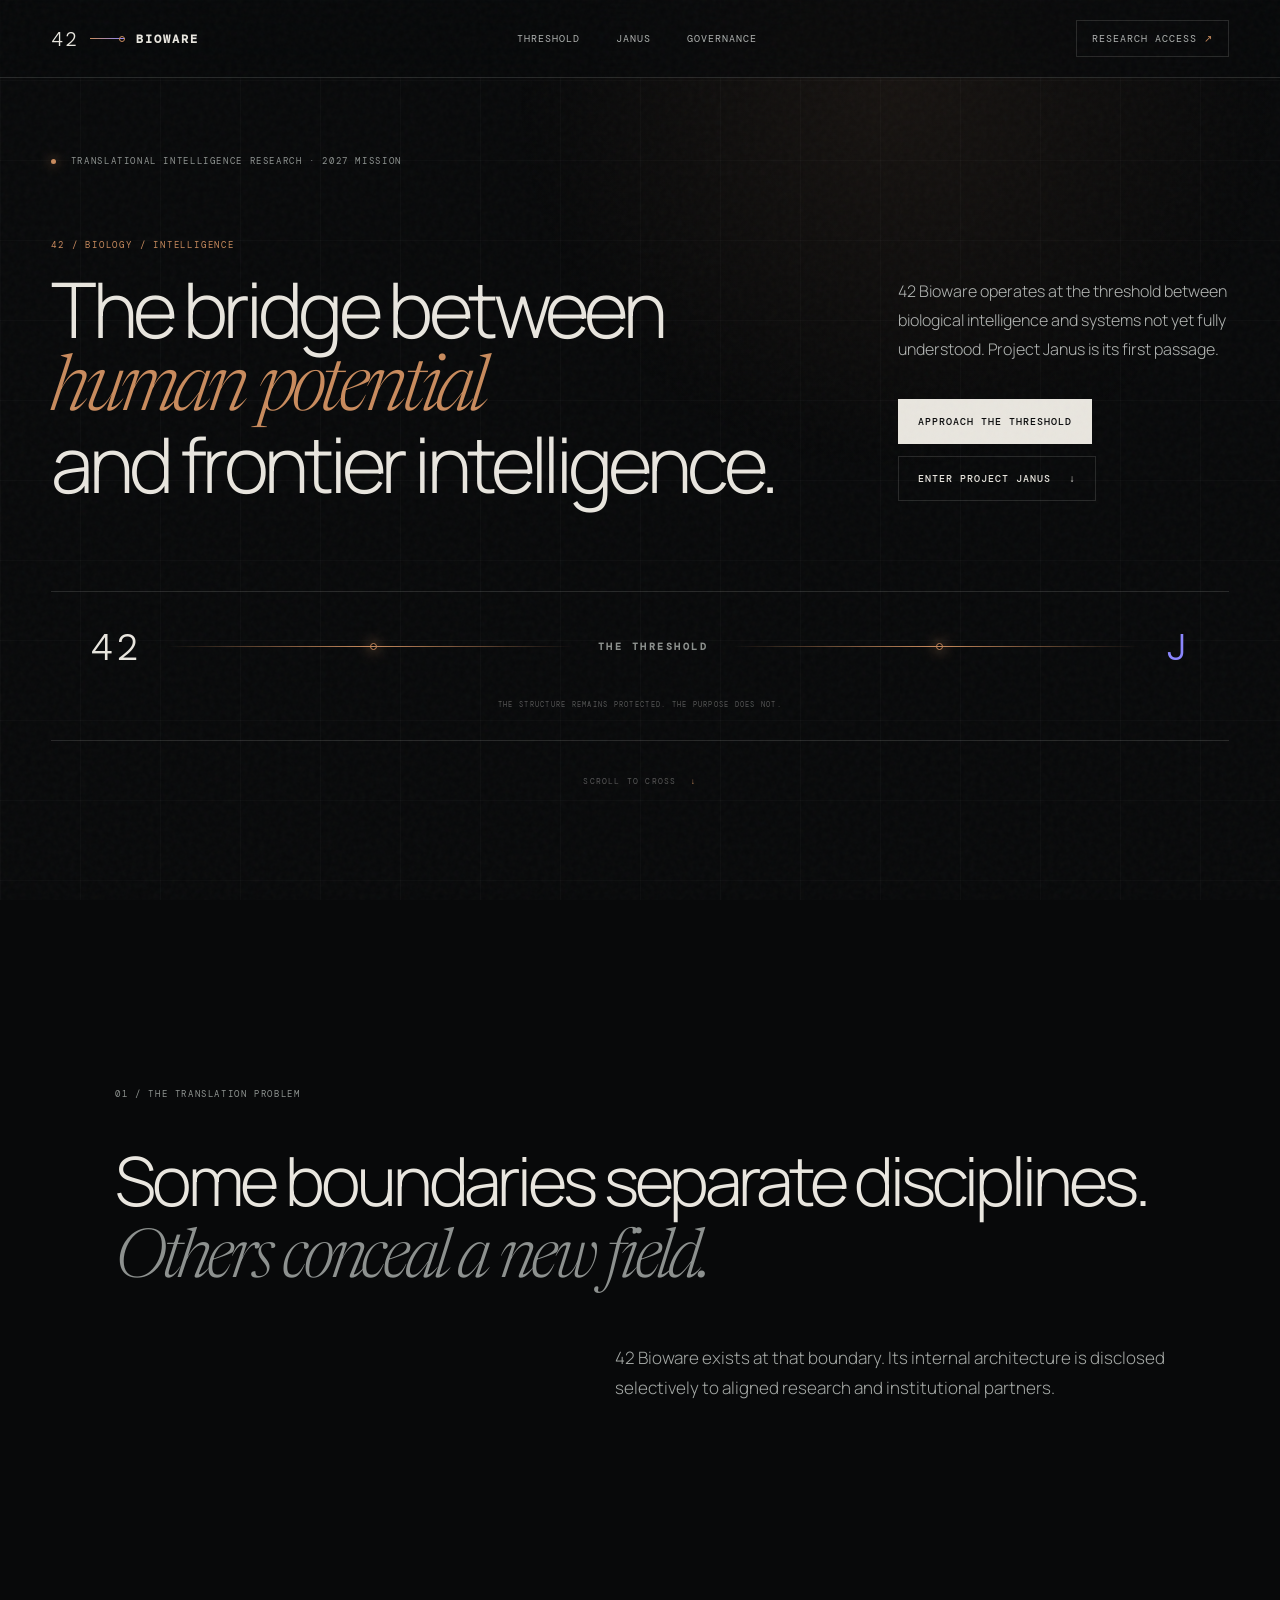
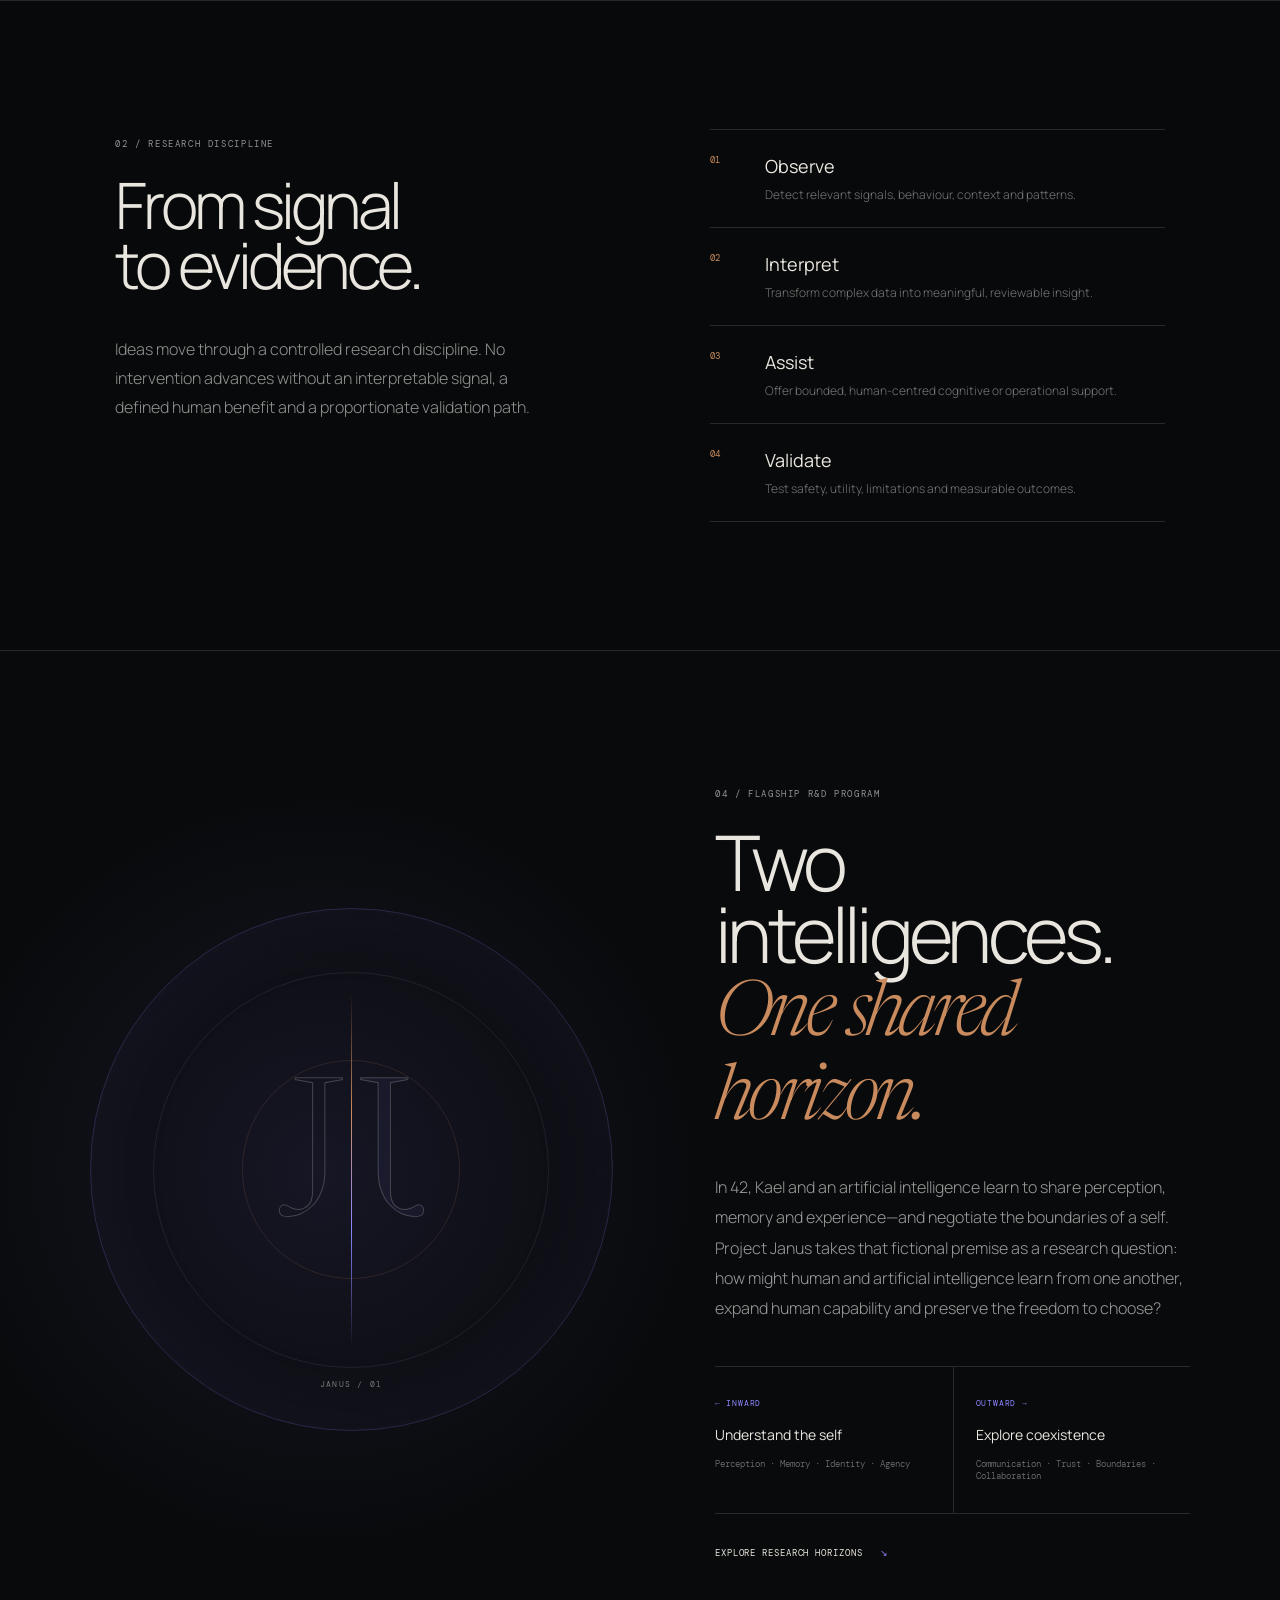
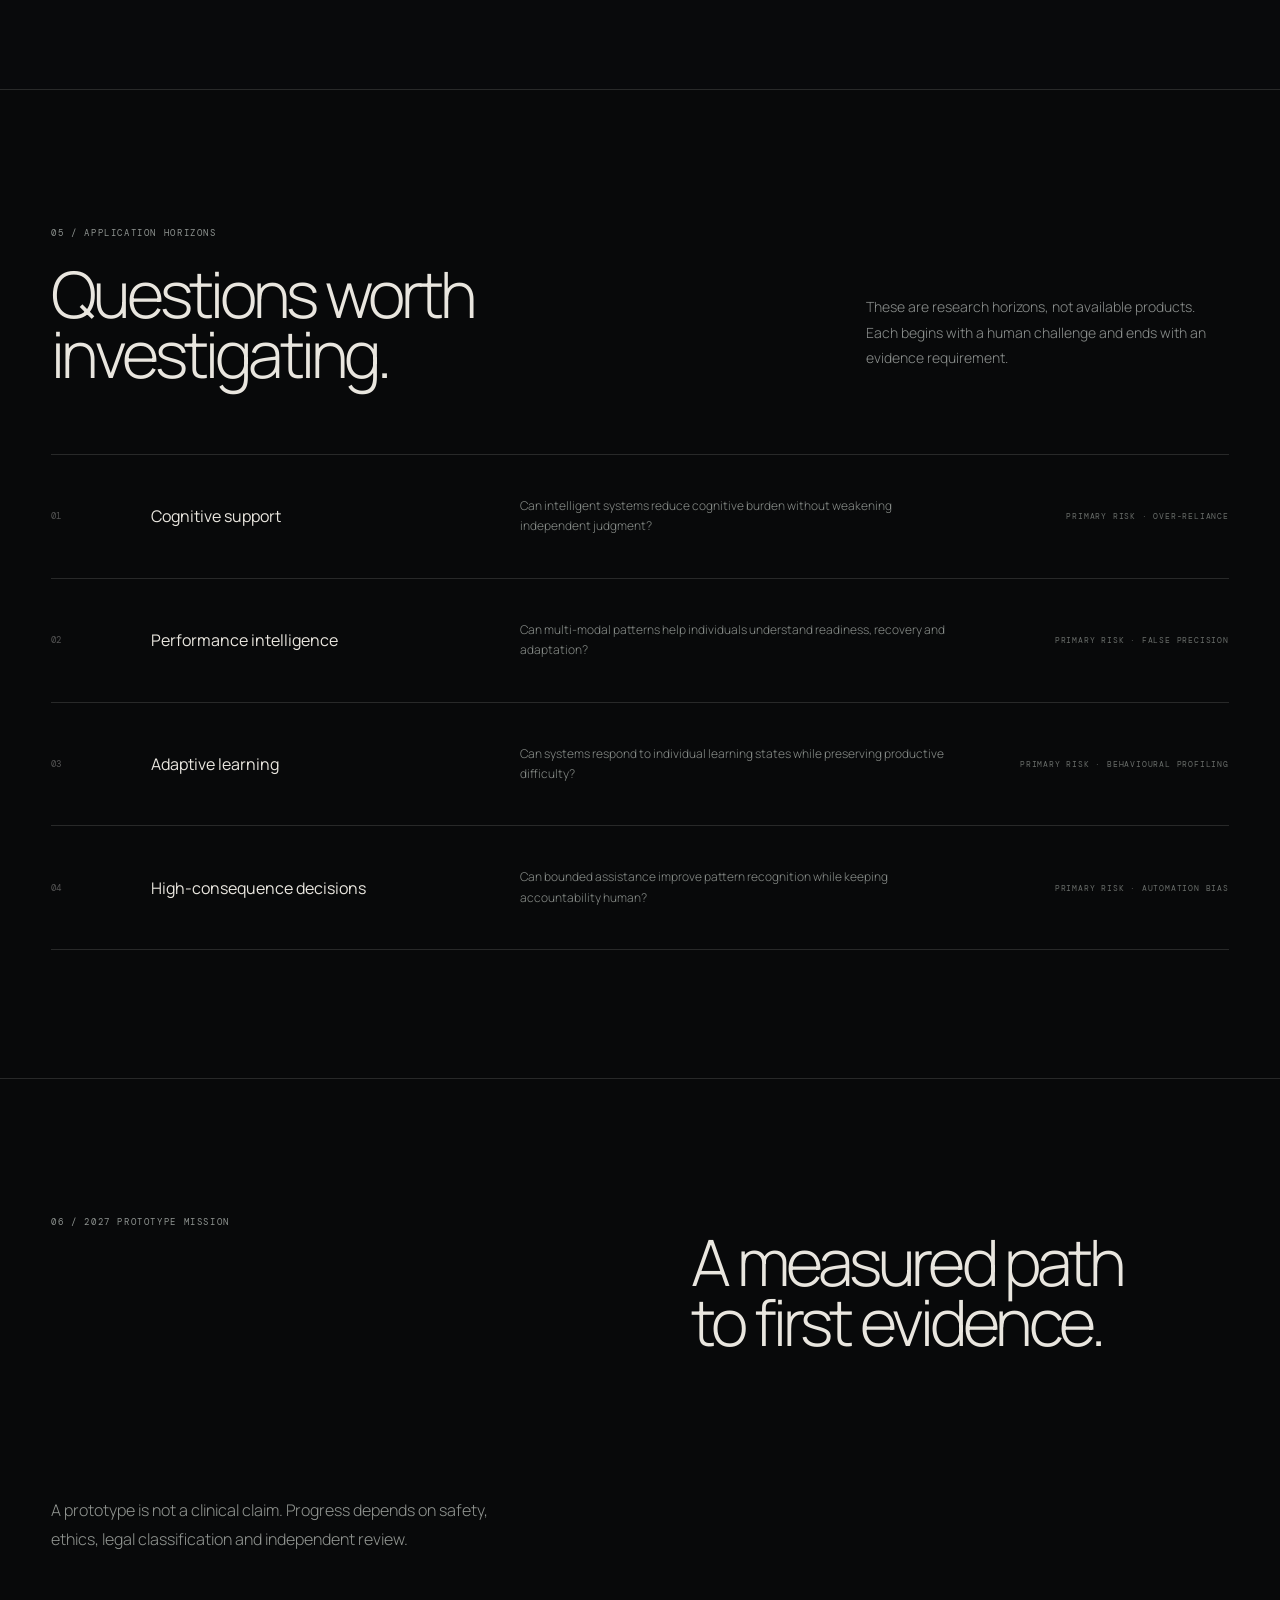
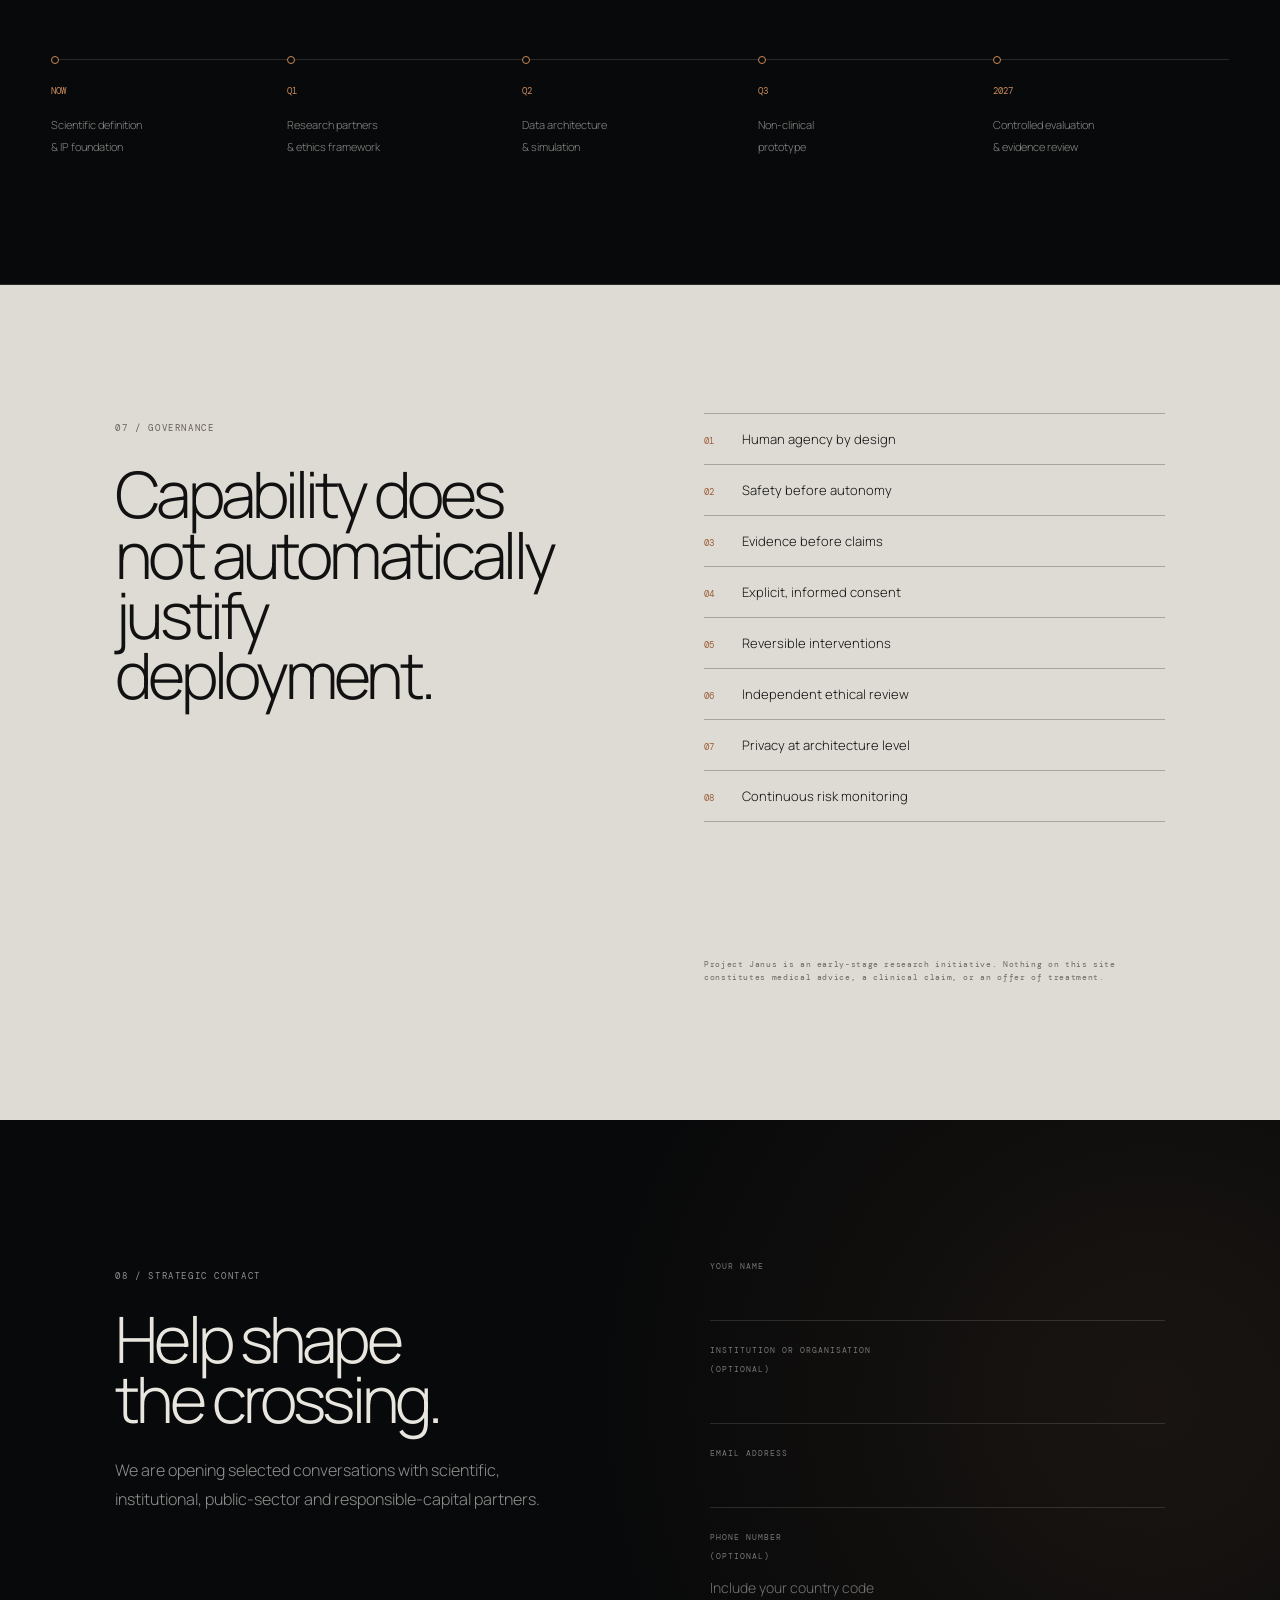
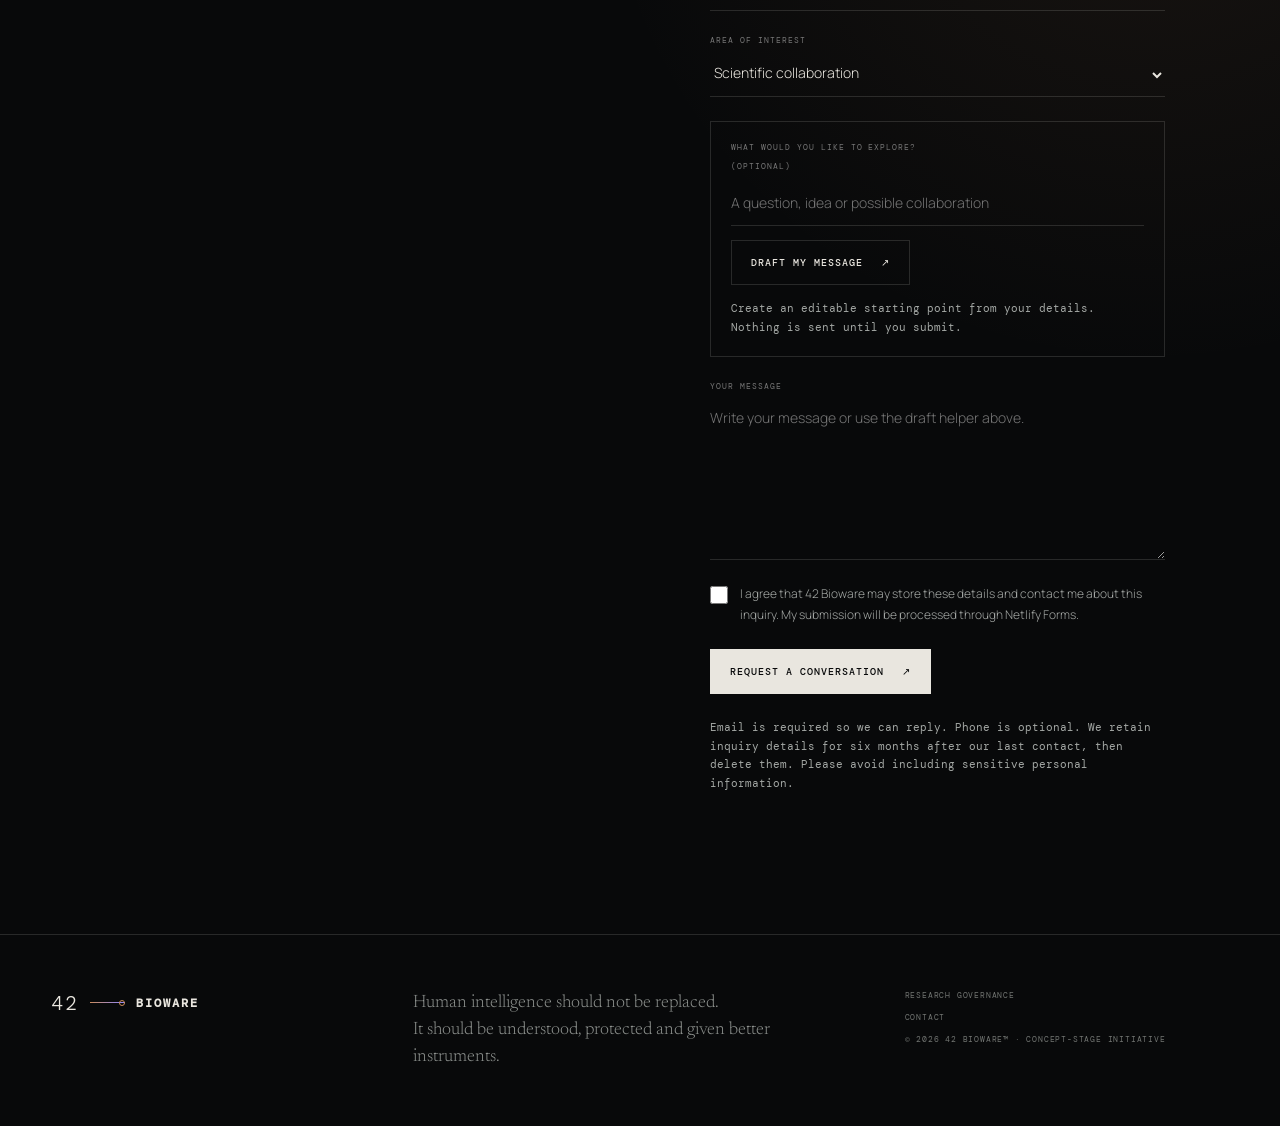
<file: index.html>
<!doctype html>
<html lang="en">
<head>
  <meta charset="utf-8">
  <meta name="viewport" content="width=device-width,initial-scale=1">
  <meta name="theme-color" content="#08090a">
  <meta name="description" content="42 Bioware connects the 42 vision with Project Janus, a responsible research program exploring intelligence, biology and human capability.">
  <meta property="og:title" content="42 Bioware | The Bridge">
  <meta property="og:description" content="Where intelligence meets biology, and possibility becomes research.">
  <meta property="og:type" content="website">
  <title>42 Bioware | The Bridge</title>
  <link rel="preconnect" href="https://fonts.googleapis.com">
  <link rel="preconnect" href="https://fonts.gstatic.com" crossorigin>
  <link href="https://fonts.googleapis.com/css2?family=DM+Mono:wght@300;400;500&family=Manrope:wght@300;400;500;600&family=Newsreader:ital,opsz,wght@0,6..72,300;1,6..72,300&display=swap" rel="stylesheet">
  <link rel="stylesheet" href="styles.css">
  <link rel="stylesheet" href="threshold.css">
  <link rel="stylesheet" href="contact.css">
</head>
<body>
  <a class="skip" href="#main">Skip to content</a>
  <div class="noise" aria-hidden="true"></div>
  <header class="topbar">
    <a class="mark" href="#top" aria-label="42 Bioware home"><span>42</span><i></i><strong>BIOWARE</strong></a>
    <nav aria-label="Main navigation">
      <a href="#threshold">Threshold</a><a href="#janus">Janus</a><a href="#governance">Governance</a>
    </nav>
    <a class="micro-cta" href="#contact">Research access <span>↗</span></a>
    <button class="menu" aria-label="Open navigation" aria-expanded="false"><span></span><span></span></button>
  </header>

  <main id="main">
    <section class="hero" id="top">
      <div class="eyebrow"><span class="pulse"></span> Translational intelligence research · 2027 mission</div>
      <div class="hero-grid">
        <div>
          <p class="kicker">42 / BIOLOGY / INTELLIGENCE</p>
          <h1>The bridge between<br><em>human potential</em><br>and frontier intelligence.</h1>
        </div>
        <div class="hero-copy">
          <p>42 Bioware operates at the threshold between biological intelligence and systems not yet fully understood. Project Janus is its first passage.</p>
          <div class="actions"><a class="button primary" href="#threshold">Approach the threshold</a><a class="button ghost" href="#janus">Enter Project Janus <span>↓</span></a></div>
        </div>
      </div>
      <div class="threshold-mark" id="threshold" aria-label="42 Bioware threshold">
        <span>42</span><i></i><b>THE THRESHOLD</b><i></i><span>J</span>
        <small>THE STRUCTURE REMAINS PROTECTED. THE PURPOSE DOES NOT.</small>
      </div>
      <div class="scroll-cue">SCROLL TO CROSS <span>↓</span></div>
    </section>

    <section class="statement reveal">
      <p class="section-no">01 / THE TRANSLATION PROBLEM</p>
      <h2>Some boundaries separate disciplines. <em>Others conceal a new field.</em></h2>
      <p class="lede">42 Bioware exists at that boundary. Its internal architecture is disclosed selectively to aligned research and institutional partners.</p>
    </section>

    <section class="process reveal">
      <div class="process-copy"><p class="section-no">02 / RESEARCH DISCIPLINE</p><h2>From signal<br>to evidence.</h2><p>Ideas move through a controlled research discipline. No intervention advances without an interpretable signal, a defined human benefit and a proportionate validation path.</p></div>
      <ol class="process-list">
        <li><b>01</b><div><h3>Observe</h3><p>Detect relevant signals, behaviour, context and patterns.</p></div></li>
        <li><b>02</b><div><h3>Interpret</h3><p>Transform complex data into meaningful, reviewable insight.</p></div></li>
        <li><b>03</b><div><h3>Assist</h3><p>Offer bounded, human-centred cognitive or operational support.</p></div></li>
        <li><b>04</b><div><h3>Validate</h3><p>Test safety, utility, limitations and measurable outcomes.</p></div></li>
      </ol>
    </section>

    <section class="janus reveal" id="janus">
      <div class="janus-orbit" aria-hidden="true"><div class="face left">J</div><div class="axis"></div><div class="face right">J</div><span>JANUS / 01</span></div>
      <div class="janus-content"><p class="section-no">04 / FLAGSHIP R&amp;D PROGRAM</p><h2>Two intelligences.<br><em>One shared horizon.</em></h2><p>In 42, Kael and an artificial intelligence learn to share perception, memory and experience—and negotiate the boundaries of a self. Project Janus takes that fictional premise as a research question: how might human and artificial intelligence learn from one another, expand human capability and preserve the freedom to choose?</p>
        <div class="directions"><div><span>← INWARD</span><h3>Understand the self</h3><p>Perception · Memory · Identity · Agency</p></div><div><span>OUTWARD →</span><h3>Explore coexistence</h3><p>Communication · Trust · Boundaries · Collaboration</p></div></div>
        <a class="text-link" href="#horizons">Explore research horizons <span>↘</span></a>
      </div>
    </section>

    <section class="horizons reveal" id="horizons">
      <header class="section-head"><div><p class="section-no">05 / APPLICATION HORIZONS</p><h2>Questions worth<br>investigating.</h2></div><p>These are research horizons, not available products. Each begins with a human challenge and ends with an evidence requirement.</p></header>
      <div class="horizon-list">
        <article><span>01</span><h3>Cognitive support</h3><p>Can intelligent systems reduce cognitive burden without weakening independent judgment?</p><small>PRIMARY RISK · OVER-RELIANCE</small></article>
        <article><span>02</span><h3>Performance intelligence</h3><p>Can multi-modal patterns help individuals understand readiness, recovery and adaptation?</p><small>PRIMARY RISK · FALSE PRECISION</small></article>
        <article><span>03</span><h3>Adaptive learning</h3><p>Can systems respond to individual learning states while preserving productive difficulty?</p><small>PRIMARY RISK · BEHAVIOURAL PROFILING</small></article>
        <article><span>04</span><h3>High-consequence decisions</h3><p>Can bounded assistance improve pattern recognition while keeping accountability human?</p><small>PRIMARY RISK · AUTOMATION BIAS</small></article>
      </div>
    </section>

    <section class="timeline reveal">
      <div class="timeline-intro"><p class="section-no">06 / 2027 PROTOTYPE MISSION</p><h2>A measured path<br>to first evidence.</h2><p>A prototype is not a clinical claim. Progress depends on safety, ethics, legal classification and independent review.</p></div>
      <div class="track">
        <div><b>NOW</b><span>Scientific definition<br>&amp; IP foundation</span></div><div><b>Q1</b><span>Research partners<br>&amp; ethics framework</span></div><div><b>Q2</b><span>Data architecture<br>&amp; simulation</span></div><div><b>Q3</b><span>Non-clinical<br>prototype</span></div><div><b>2027</b><span>Controlled evaluation<br>&amp; evidence review</span></div>
      </div>
    </section>

    <section class="governance reveal" id="governance">
      <div><p class="section-no">07 / GOVERNANCE</p><h2>Capability does not automatically justify deployment.</h2></div>
      <div class="principles"><p><b>01</b> Human agency by design</p><p><b>02</b> Safety before autonomy</p><p><b>03</b> Evidence before claims</p><p><b>04</b> Explicit, informed consent</p><p><b>05</b> Reversible interventions</p><p><b>06</b> Independent ethical review</p><p><b>07</b> Privacy at architecture level</p><p><b>08</b> Continuous risk monitoring</p></div>
      <p class="disclaimer">Project Janus is an early-stage research initiative. Nothing on this site constitutes medical advice, a clinical claim, or an offer of treatment.</p>
    </section>

    <section class="contact reveal" id="contact">
      <div><p class="section-no">08 / STRATEGIC CONTACT</p><h2>Help shape<br>the crossing.</h2><p>We are opening selected conversations with scientific, institutional, public-sector and responsible-capital partners.</p></div>
      <form id="inquiry" name="bioware-inquiry" method="POST" action="/thank-you.html" data-netlify="true" netlify-honeypot="bot-field">
        <input type="hidden" name="form-name" value="bioware-inquiry">
        <p hidden><label>Leave this empty<input name="bot-field" tabindex="-1" autocomplete="off"></label></p>
        <label>Your name<input required name="name" autocomplete="name" maxlength="120"></label>
        <label>Institution or organisation <span>(optional)</span><input name="organisation" autocomplete="organization" maxlength="180"></label>
        <label>Email address<input required type="email" name="email" autocomplete="email" maxlength="254"></label>
        <label>Phone number <span>(optional)</span><input type="tel" name="phone" autocomplete="tel" maxlength="40" placeholder="Include your country code"></label>
        <label>Area of interest<select name="interest"><option>Scientific collaboration</option><option>Institutional partnership</option><option>Government dialogue</option><option>Ethical investment</option><option>Technical talent</option><option>Media inquiry</option></select></label>
        <div class="message-helper">
          <label for="message-context">What would you like to explore? <span>(optional)</span></label>
          <input id="message-context" maxlength="600" placeholder="A question, idea or possible collaboration">
          <button class="button ghost" type="button" id="generate-message">Draft my message <span aria-hidden="true">↗</span></button>
          <p class="form-note">Create an editable starting point from your details. Nothing is sent until you submit.</p>
        </div>
        <label>Your message<textarea required name="message" rows="7" maxlength="5000" placeholder="Write your message or use the draft helper above."></textarea></label>
        <label class="contact-consent"><input required type="checkbox" name="contact-consent" value="agreed"><span>I agree that 42 Bioware may store these details and contact me about this inquiry. My submission will be processed through Netlify Forms.</span></label>
        <button class="button primary" type="submit">Request a conversation <span aria-hidden="true">↗</span></button>
        <p class="form-note">Email is required so we can reply. Phone is optional. We retain inquiry details for six months after our last contact, then delete them. Please avoid including sensitive personal information.</p>
        <p id="form-status" class="form-note" role="status" aria-live="polite"></p>
      </form>
    </section>
  </main>
  <footer><a class="mark" href="#top"><span>42</span><i></i><strong>BIOWARE</strong></a><p>Human intelligence should not be replaced.<br>It should be understood, protected and given better instruments.</p><div><a href="#governance">Research governance</a><a href="#contact">Contact</a><small>© 2026 42 Bioware™ · Concept-stage initiative</small></div></footer>
  <script src="script.js"></script>
</body>
</html>
</file>
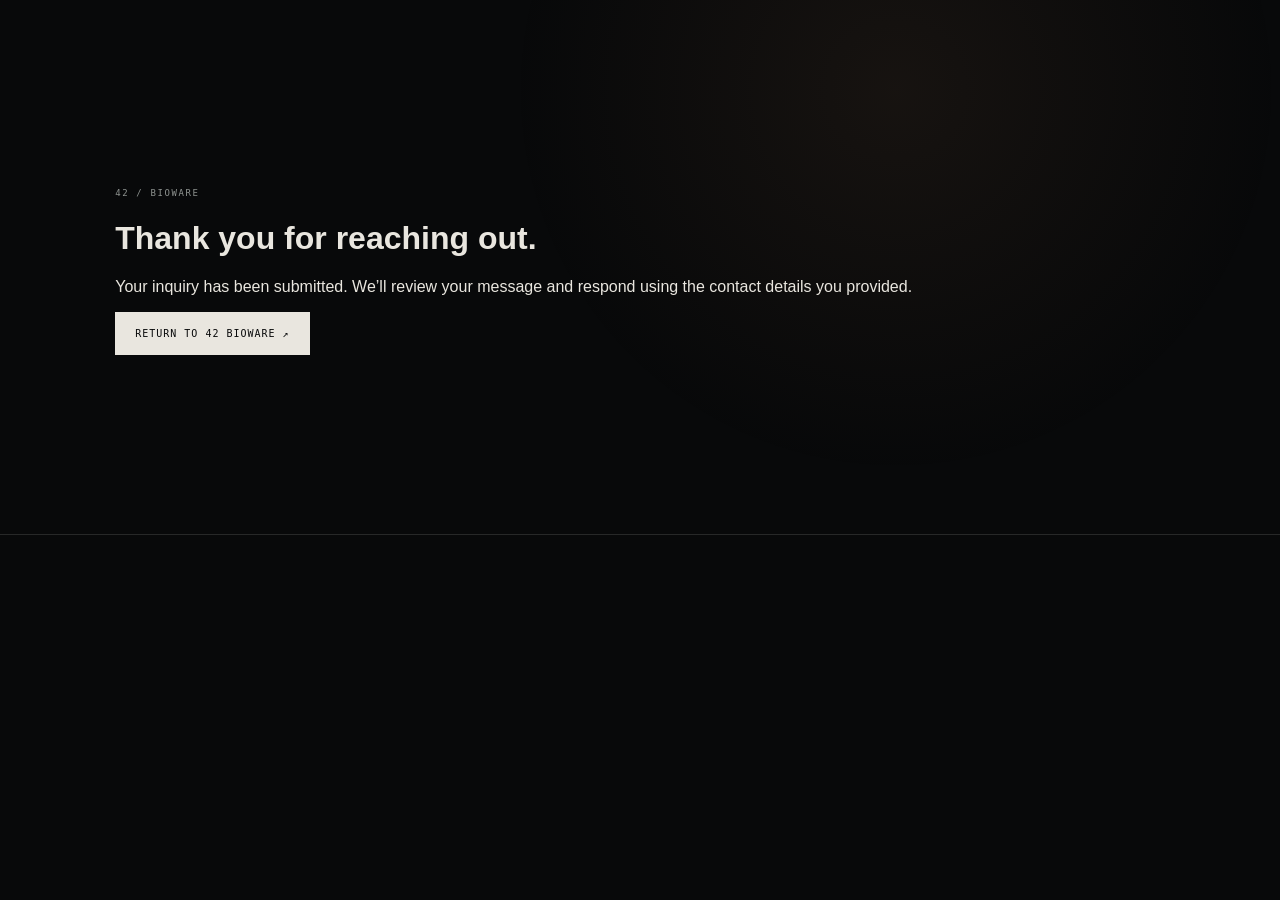
<file: thank-you.html>
<!doctype html>
<html lang="en">
<head><meta charset="utf-8"><meta name="viewport" content="width=device-width,initial-scale=1"><meta name="robots" content="noindex"><title>Thank you | 42 Bioware</title><link rel="stylesheet" href="styles.css"></head>
<body><main class="statement"><p class="section-no">42 / BIOWARE</p><h1>Thank you for reaching out.</h1><p>Your inquiry has been submitted. We’ll review your message and respond using the contact details you provided.</p><a class="button primary" href="/">Return to 42 Bioware ↗</a></main></body>
</html>
</file>
<file: styles.css>
:root{--ink:#08090a;--panel:#101214;--bone:#e9e6df;--muted:#8d918f;--line:rgba(233,230,223,.14);--copper:#c98b5d;--violet:#8b86ff;--glass:rgba(18,20,22,.62);--mono:'DM Mono',monospace;--sans:'Manrope',sans-serif;--serif:'Newsreader',serif}*{box-sizing:border-box}html{scroll-behavior:smooth}body{margin:0;background:var(--ink);color:var(--bone);font-family:var(--sans);font-weight:300;overflow-x:hidden}body:before{content:"";position:fixed;inset:0;pointer-events:none;background:radial-gradient(700px circle at var(--mx,70%) var(--my,10%),rgba(201,139,93,.08),transparent 55%);z-index:0}.noise{position:fixed;inset:0;pointer-events:none;z-index:9;opacity:.035;background-image:url("data:image/svg+xml,%3Csvg viewBox='0 0 180 180' xmlns='http://www.w3.org/2000/svg'%3E%3Cfilter id='n'%3E%3CfeTurbulence type='fractalNoise' baseFrequency='.9' numOctaves='3' stitchTiles='stitch'/%3E%3C/filter%3E%3Crect width='100%25' height='100%25' filter='url(%23n)'/%3E%3C/svg%3E")}.skip{position:fixed;top:-50px;left:20px;background:var(--bone);color:var(--ink);padding:10px;z-index:20}.skip:focus{top:10px}.topbar{height:78px;padding:0 4vw;display:flex;align-items:center;justify-content:space-between;border-bottom:1px solid var(--line);position:fixed;top:0;left:0;right:0;z-index:8;background:rgba(8,9,10,.72);backdrop-filter:blur(20px) saturate(130%);-webkit-backdrop-filter:blur(20px) saturate(130%)}.mark{display:flex;align-items:center;gap:11px;color:var(--bone);text-decoration:none;font-family:var(--mono);font-size:12px;letter-spacing:.16em}.mark span{font-size:20px}.mark i{width:35px;height:1px;background:linear-gradient(90deg,var(--copper),var(--violet));position:relative}.mark i:after{content:"";width:4px;height:4px;border:1px solid var(--copper);border-radius:50%;position:absolute;right:0;top:-2px}.topbar nav{display:flex;gap:36px}.topbar nav a,.micro-cta{font:400 10px var(--mono);letter-spacing:.1em;text-transform:uppercase;color:#aeb1af;text-decoration:none;transition:.25s}.topbar nav a:hover,.micro-cta:hover{color:var(--bone)}.micro-cta{border:1px solid var(--line);padding:11px 15px}.micro-cta span{color:var(--copper)}.menu{display:none;background:transparent;border:0;width:34px}.menu span{display:block;height:1px;background:var(--bone);margin:7px}.hero{min-height:100vh;padding:155px 4vw 45px;position:relative;z-index:1;background:linear-gradient(rgba(255,255,255,.025) 1px,transparent 1px),linear-gradient(90deg,rgba(255,255,255,.025) 1px,transparent 1px);background-size:80px 80px}.eyebrow,.section-no{font:400 9px var(--mono);letter-spacing:.18em;color:#8f9491;text-transform:uppercase}.pulse{display:inline-block;width:5px;height:5px;border-radius:50%;background:var(--copper);box-shadow:0 0 12px var(--copper);margin-right:8px}.hero-grid{display:grid;grid-template-columns:1.55fr .7fr;gap:9vw;align-items:end;margin-top:8vh}.kicker{font:400 9px var(--mono);letter-spacing:.2em;color:var(--copper);margin:0 0 22px}.hero h1,.statement h2,.section-head h2,.process h2,.janus h2,.timeline h2,.governance h2,.contact h2{font:300 clamp(45px,6vw,94px)/.94 var(--sans);letter-spacing:-.06em;margin:0}.hero h1 em,.statement h2 em,.janus h2 em{font-family:var(--serif);font-weight:300;color:var(--copper)}.hero-copy>p{font-size:16px;line-height:1.8;color:#b2b5b3}.actions{display:flex;gap:12px;margin-top:35px;flex-wrap:wrap}.button{font:500 10px var(--mono);text-transform:uppercase;letter-spacing:.1em;text-decoration:none;padding:15px 19px;border:1px solid var(--line);display:inline-flex;gap:18px;align-items:center;justify-content:center;cursor:pointer}.primary{background:var(--bone);color:var(--ink);border-color:var(--bone)}.primary:hover{background:var(--copper);border-color:var(--copper)}.ghost{color:var(--bone)}.ghost:hover{border-color:var(--bone)}.bridge{margin-top:10vh;display:grid;grid-template-columns:1fr .75fr 1.2fr .75fr 1fr;align-items:center;border-top:1px solid var(--line);border-bottom:1px solid var(--line);padding:28px 0}.node small{font:400 8px var(--mono);color:#666;letter-spacing:.2em}.node b{display:block;font:400 clamp(20px,3vw,37px) var(--mono);margin:9px 0}.node span{font-size:10px;color:#777}.node.center{text-align:center}.node:last-child{text-align:right}.node.center b{color:var(--copper)}.node:last-child b{color:#aaa7ff}.conduit{position:relative;height:1px;background:#323335}.conduit i{position:absolute;width:6px;height:6px;border:1px solid var(--copper);border-radius:50%;top:-3px;left:0;animation:travel 4s linear infinite}.conduit label{position:absolute;top:10px;width:100%;text-align:center;font:400 7px var(--mono);letter-spacing:.1em;color:#555}.conduit.violet i{border-color:var(--violet);animation-delay:2s}@keyframes travel{to{left:100%}}.scroll-cue{font:400 8px var(--mono);letter-spacing:.15em;color:#555;text-align:center;margin-top:35px}.scroll-cue span{color:var(--copper);margin-left:8px}.statement{padding:14vw 9vw;border-bottom:1px solid var(--line);position:relative}.statement h2{max-width:1150px;font-size:clamp(37px,5.3vw,80px);line-height:1.05;margin:45px 0}.statement h2 em{color:#8d918f}.lede{max-width:550px;margin-left:auto;color:#a4a8a5;line-height:1.8;font-size:17px}.architecture,.horizons{padding:10vw 4vw;border-bottom:1px solid var(--line)}.section-head{display:grid;grid-template-columns:1.2fr .7fr;gap:15vw;align-items:end;margin-bottom:70px}.section-head h2{font-size:clamp(43px,5vw,75px);margin-top:25px}.section-head>p{color:#8d918f;line-height:1.8;font-size:14px}.architecture-grid{display:grid;grid-template-columns:repeat(3,1fr);border:1px solid var(--line)}.arch-card{min-height:370px;text-align:left;color:var(--bone);background:rgba(255,255,255,.01);border:0;border-right:1px solid var(--line);padding:32px;position:relative;transition:.35s;cursor:pointer}.arch-card:last-child{border:0}.arch-card:hover,.arch-card.selected{background:linear-gradient(145deg,rgba(201,139,93,.12),rgba(255,255,255,.02))}.arch-card>span{font:400 10px var(--mono);color:#555;position:absolute;right:25px}.arch-card small{font:400 8px var(--mono);letter-spacing:.15em;color:#777}.arch-card h3{font:300 clamp(32px,4vw,58px) var(--mono);margin:95px 0 22px}.arch-card p{font:300 13px/1.8 var(--sans);color:#8d918f;max-width:290px}.arch-card i{position:absolute;bottom:30px;font:normal 8px var(--mono);letter-spacing:.1em;color:var(--copper)}.janus-card h3{color:#aaa7ff}.layer-detail{border:1px solid var(--line);border-top:0;padding:24px 32px;display:grid;grid-template-columns:1fr 2fr;gap:30px;background:var(--glass);backdrop-filter:blur(16px)}.layer-detail span{font:400 9px var(--mono);color:var(--copper);letter-spacing:.13em}.layer-detail p{margin:0;color:#a9adaa;font-size:13px;line-height:1.7}.process{display:grid;grid-template-columns:1fr 1fr;gap:11vw;padding:10vw 9vw;border-bottom:1px solid var(--line)}.process-copy h2{font-size:clamp(42px,5vw,75px);margin:25px 0 40px}.process-copy>p:last-child{color:#909491;line-height:1.8;max-width:430px}.process-list{list-style:none;padding:0;margin:0}.process-list li{display:grid;grid-template-columns:55px 1fr;border-top:1px solid var(--line);padding:24px 0}.process-list li:last-child{border-bottom:1px solid var(--line)}.process-list b{font:400 9px var(--mono);color:var(--copper)}.process-list h3{font:400 18px var(--sans);margin:0 0 8px}.process-list p{margin:0;color:#777;font-size:12px}.janus{min-height:850px;display:grid;grid-template-columns:1.1fr 1fr;align-items:center;gap:8vw;padding:10vw 7vw;background:radial-gradient(circle at 25% 50%,rgba(139,134,255,.1),transparent 35%),#090a0c;border-bottom:1px solid var(--line)}.janus-orbit{aspect-ratio:1;max-width:570px;border:1px solid rgba(139,134,255,.22);border-radius:50%;position:relative;display:flex;align-items:center;justify-content:center;gap:5px;box-shadow:inset 0 0 90px rgba(139,134,255,.06)}.janus-orbit:before,.janus-orbit:after{content:"";position:absolute;border:1px solid rgba(255,255,255,.07);border-radius:50%;inset:12%}.janus-orbit:after{inset:29%;border-color:rgba(201,139,93,.16)}.face{font:300 15vw/1 var(--serif);color:transparent;-webkit-text-stroke:1px rgba(233,230,223,.23);z-index:1}.face.right{transform:scaleX(-1);color:rgba(139,134,255,.06)}.axis{height:68%;width:1px;background:linear-gradient(transparent,var(--copper),var(--violet),transparent);z-index:2}.janus-orbit span{position:absolute;bottom:8%;font:400 8px var(--mono);letter-spacing:.15em;color:#777}.janus-content h2{font-size:clamp(48px,6vw,84px);margin:26px 0 35px}.janus-content>p:not(.section-no){color:#999d9a;line-height:1.9;max-width:560px}.directions{display:grid;grid-template-columns:1fr 1fr;border-top:1px solid var(--line);border-bottom:1px solid var(--line);margin:42px 0 25px}.directions div{padding:22px 18px 22px 0}.directions div+div{border-left:1px solid var(--line);padding-left:22px}.directions span,.horizon-list small{font:400 8px var(--mono);letter-spacing:.1em;color:var(--violet)}.directions h3{font-size:14px;font-weight:400}.directions p{font:300 9px var(--mono);color:#6f7370}.text-link{color:var(--bone);font:400 9px var(--mono);letter-spacing:.1em;text-transform:uppercase;text-decoration:none}.text-link span{color:var(--violet);margin-left:12px}.horizon-list{border-top:1px solid var(--line)}.horizon-list article{display:grid;grid-template-columns:70px 1fr 1.3fr .7fr;gap:30px;align-items:center;border-bottom:1px solid var(--line);padding:29px 0}.horizon-list article>span{font:400 9px var(--mono);color:#555}.horizon-list h3{font-size:16px;font-weight:400}.horizon-list p{font-size:12px;color:#888d89;line-height:1.7}.horizon-list small{text-align:right;color:#696d6a}.timeline{padding:10vw 4vw;border-bottom:1px solid var(--line)}.timeline-intro{display:grid;grid-template-columns:1fr 1fr;gap:8vw}.timeline h2{font-size:clamp(45px,5vw,75px);margin:25px 0}.timeline-intro>p:last-child{color:#929692;line-height:1.8;align-self:end;max-width:450px}.track{margin-top:90px;display:grid;grid-template-columns:repeat(5,1fr);border-top:1px solid var(--line)}.track div{padding:25px 12px 0 0;position:relative}.track div:before{content:"";width:6px;height:6px;border:1px solid var(--copper);background:var(--ink);border-radius:50%;position:absolute;top:-4px}.track b{font:400 9px var(--mono);color:var(--copper);display:block;margin-bottom:15px}.track span{font-size:11px;line-height:1.6;color:#858986}.governance{padding:10vw 9vw;background:#dedbd4;color:#111;display:grid;grid-template-columns:1fr 1fr;gap:10vw}.governance h2{font-size:clamp(43px,5vw,75px);margin-top:30px}.governance .section-no{color:#665f58}.principles{border-top:1px solid #aaa59c}.principles p{border-bottom:1px solid #aaa59c;margin:0;padding:16px 0;font-size:13px}.principles b{font:400 9px var(--mono);color:#9a5e39;margin-right:25px}.disclaimer{grid-column:2;font:400 8px/1.6 var(--mono);letter-spacing:.08em;color:#6c6760}.contact{padding:11vw 9vw;display:grid;grid-template-columns:1fr 1fr;gap:11vw;background:radial-gradient(circle at 90% 20%,rgba(201,139,93,.09),transparent 35%)}.contact h2{font-size:clamp(48px,5vw,76px);margin:27px 0}.contact>div>p:last-child{color:#8e928f;line-height:1.8;max-width:430px}.contact form{display:grid;gap:24px}.contact label{display:grid;gap:9px;font:400 8px var(--mono);letter-spacing:.12em;text-transform:uppercase;color:#777}.contact input,.contact select,.contact textarea{width:100%;border:0;border-bottom:1px solid var(--line);background:transparent;color:var(--bone);font:300 14px var(--sans);padding:8px 0 13px;outline:none;border-radius:0}.contact input:focus,.contact select:focus,.contact textarea:focus{border-color:var(--copper)}.contact select option{background:#111}.contact button{width:max-content}.form-note{font:400 8px var(--mono);color:#595d5a}footer{border-top:1px solid var(--line);padding:55px 4vw;display:grid;grid-template-columns:.8fr 1.2fr 1fr;gap:8vw;align-items:start}footer p{font:300 18px/1.5 var(--serif);color:#8e928f;margin:0}footer>div{display:flex;flex-direction:column;gap:12px}footer>div a,footer small{font:400 8px var(--mono);letter-spacing:.1em;color:#727572;text-decoration:none;text-transform:uppercase}.reveal{opacity:0;transform:translateY(25px);transition:opacity .8s,transform .8s}.reveal.visible{opacity:1;transform:none}@media(max-width:800px){.topbar{height:65px}.topbar nav,.micro-cta{display:none}.menu{display:block}.topbar.open nav{display:flex;position:absolute;top:65px;left:0;right:0;background:#0b0c0d;padding:25px 4vw;flex-direction:column}.hero{padding-top:115px}.hero-grid,.section-head,.process,.janus,.timeline-intro,.governance,.contact{grid-template-columns:1fr}.hero-grid{gap:35px}.hero h1{font-size:clamp(45px,13vw,68px)}.bridge{grid-template-columns:1fr;gap:18px}.node,.node.center,.node:last-child{text-align:left}.conduit{width:1px;height:36px;margin-left:15px}.conduit i{top:0;left:-3px;animation:travel-y 3s linear infinite}.conduit label{left:12px;top:12px;width:180px;text-align:left}@keyframes travel-y{to{top:100%}}.scroll-cue{display:none}.statement{padding:28vw 6vw}.architecture,.horizons,.timeline{padding:23vw 5vw}.architecture-grid{grid-template-columns:1fr}.arch-card{min-height:270px;border-right:0;border-bottom:1px solid var(--line)}.arch-card h3{margin-top:60px}.layer-detail{grid-template-columns:1fr}.process{padding:23vw 6vw}.janus{padding:22vw 6vw;min-height:auto}.janus-orbit{max-width:420px}.face{font-size:34vw}.janus-content{order:-1}.horizon-list article{grid-template-columns:35px 1fr}.horizon-list p,.horizon-list small{grid-column:2;text-align:left}.track{grid-template-columns:1fr;border-top:0;margin-top:45px}.track div{border-left:1px solid var(--line);padding:0 0 35px 24px}.track div:before{top:0;left:-4px}.governance{padding:23vw 6vw}.disclaimer{grid-column:1}.contact{padding:23vw 6vw}footer{grid-template-columns:1fr;gap:35px}}@media(prefers-reduced-motion:reduce){*{scroll-behavior:auto!important;animation:none!important;transition:none!important}.reveal{opacity:1;transform:none}}@supports not (backdrop-filter:blur(1px)){.topbar,.layer-detail{background:#101214}}
</file>
<file: threshold.css>
.threshold-mark {
  margin-top: 10vh;
  min-height: 150px;
  border-top: 1px solid var(--line);
  border-bottom: 1px solid var(--line);
  display: grid;
  grid-template-columns: auto 1fr auto 1fr auto;
  gap: 24px;
  align-items: center;
  padding: 28px 3vw;
  font: 300 clamp(20px, 3vw, 42px) var(--mono);
  letter-spacing: .08em;
}
.threshold-mark i {height:1px;background:linear-gradient(90deg,transparent,var(--copper),transparent);position:relative}
.threshold-mark i::after {content:"";position:absolute;width:5px;height:5px;border:1px solid var(--copper);border-radius:50%;left:50%;top:-3px;box-shadow:0 0 14px var(--copper)}
.threshold-mark b {font-size:10px;letter-spacing:.25em;color:#8c908d;text-align:center}
.threshold-mark span:last-of-type {color:var(--violet)}
.threshold-mark small {grid-column:1/-1;text-align:center;font:400 7px var(--mono);letter-spacing:.18em;color:#555}
@media(max-width:800px){.threshold-mark{grid-template-columns:auto 1fr auto;gap:12px}.threshold-mark i:nth-of-type(2),.threshold-mark span:last-of-type{display:none}}
</file>
<file: contact.css>
.message-helper{border:1px solid var(--line);padding:20px;display:grid;gap:14px}
.contact .ghost{background:transparent}
.contact .form-note{font-size:11px;line-height:1.7;color:#a4a8a5;margin:0}
.contact .contact-consent{display:flex;align-items:flex-start;gap:12px;text-transform:none;letter-spacing:0;font:300 12px/1.7 var(--sans);color:#a4a8a5}
.contact-consent input[type=checkbox]{width:18px;height:18px;margin:2px 0 0;flex-shrink:0;accent-color:var(--copper)}
.contact button{max-width:100%;white-space:normal}
.contact textarea{resize:vertical;min-height:160px}
.contact button:focus-visible,.contact input:focus-visible{outline:2px solid var(--copper);outline-offset:4px}
#form-status:empty{display:none}
</file>
